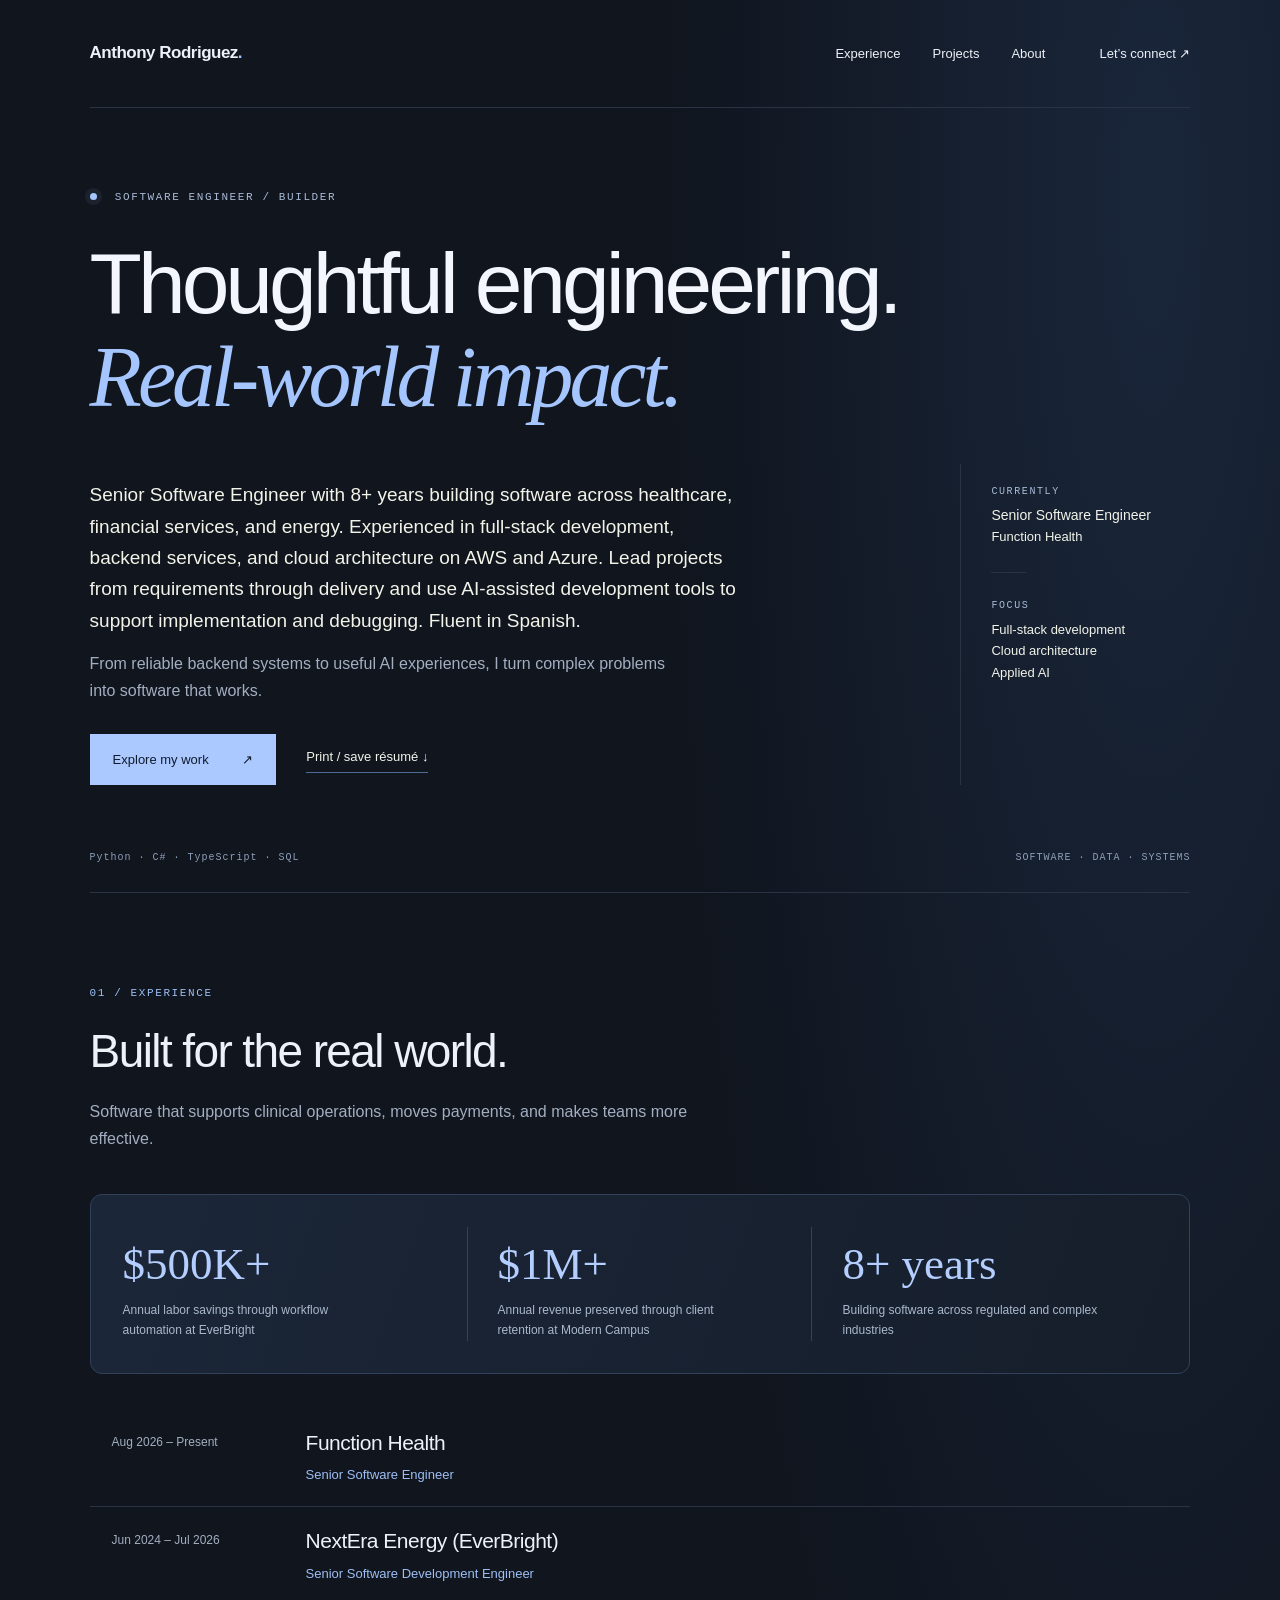
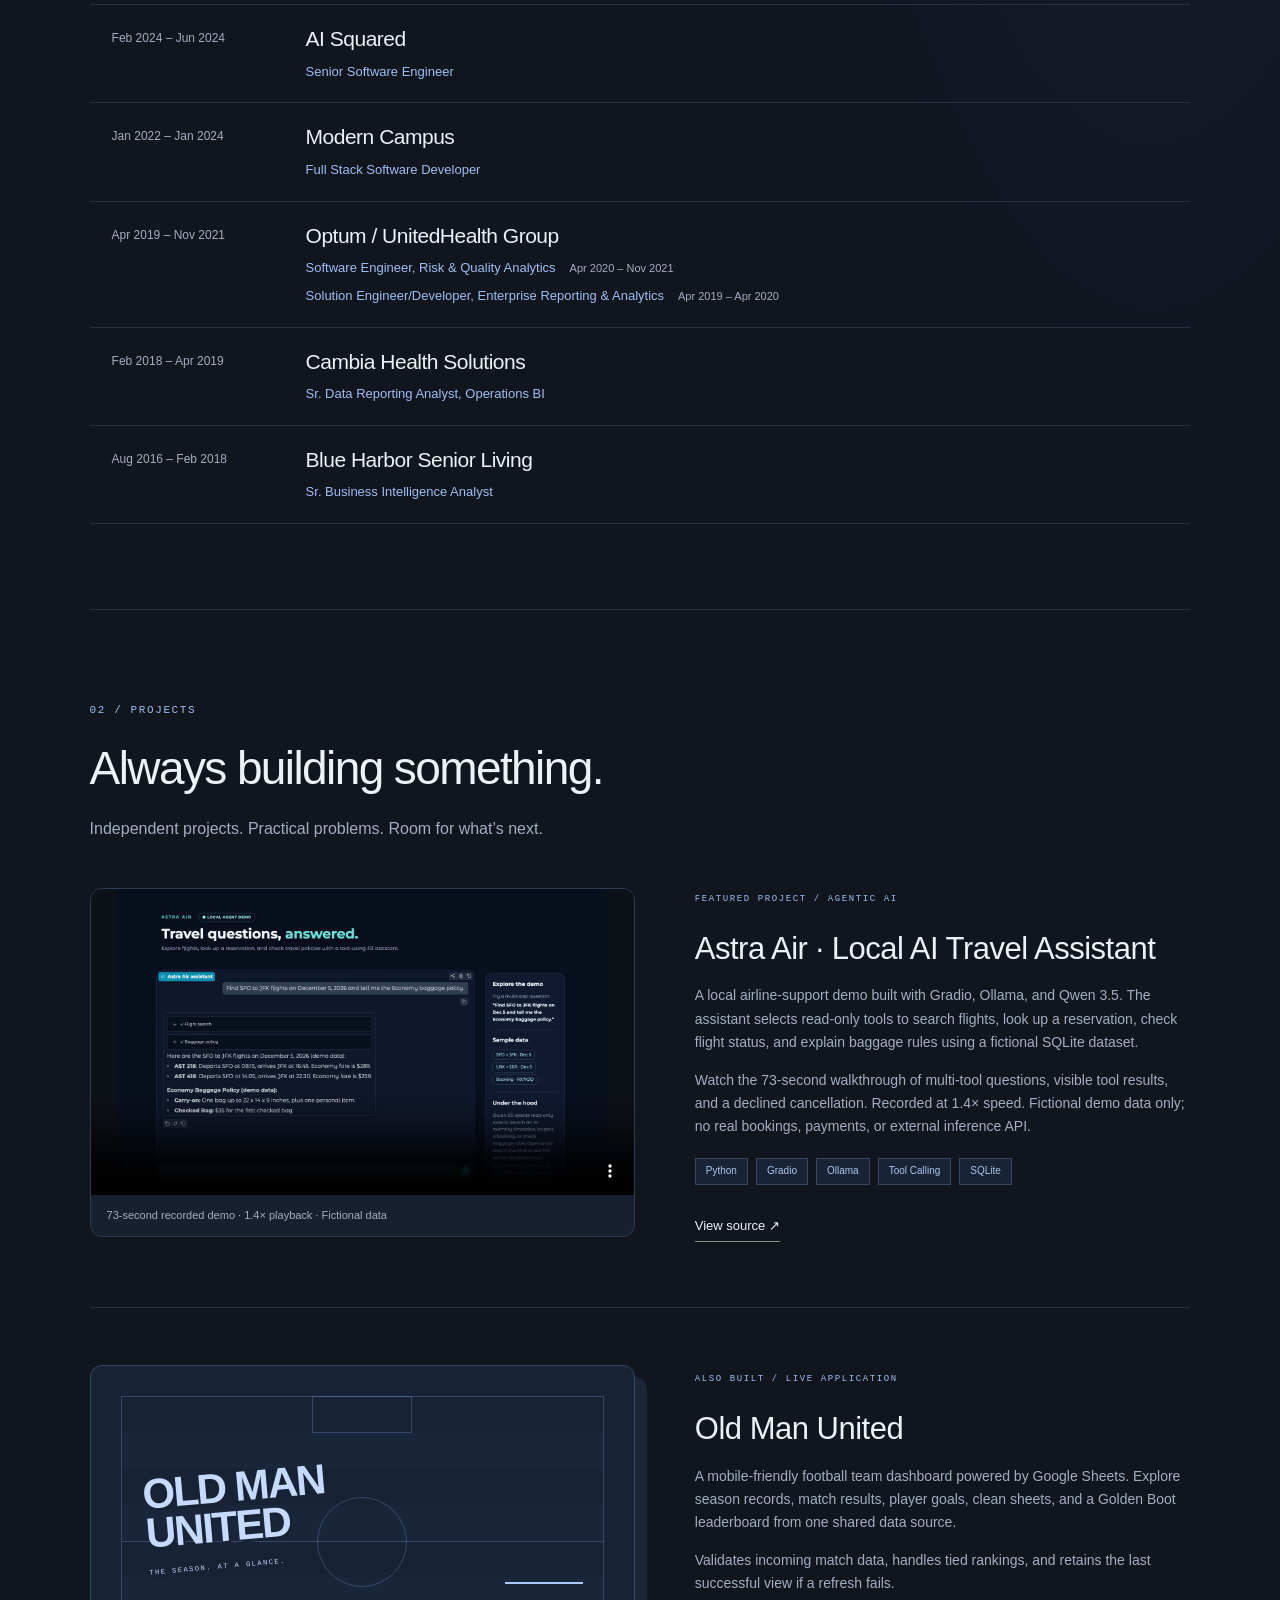
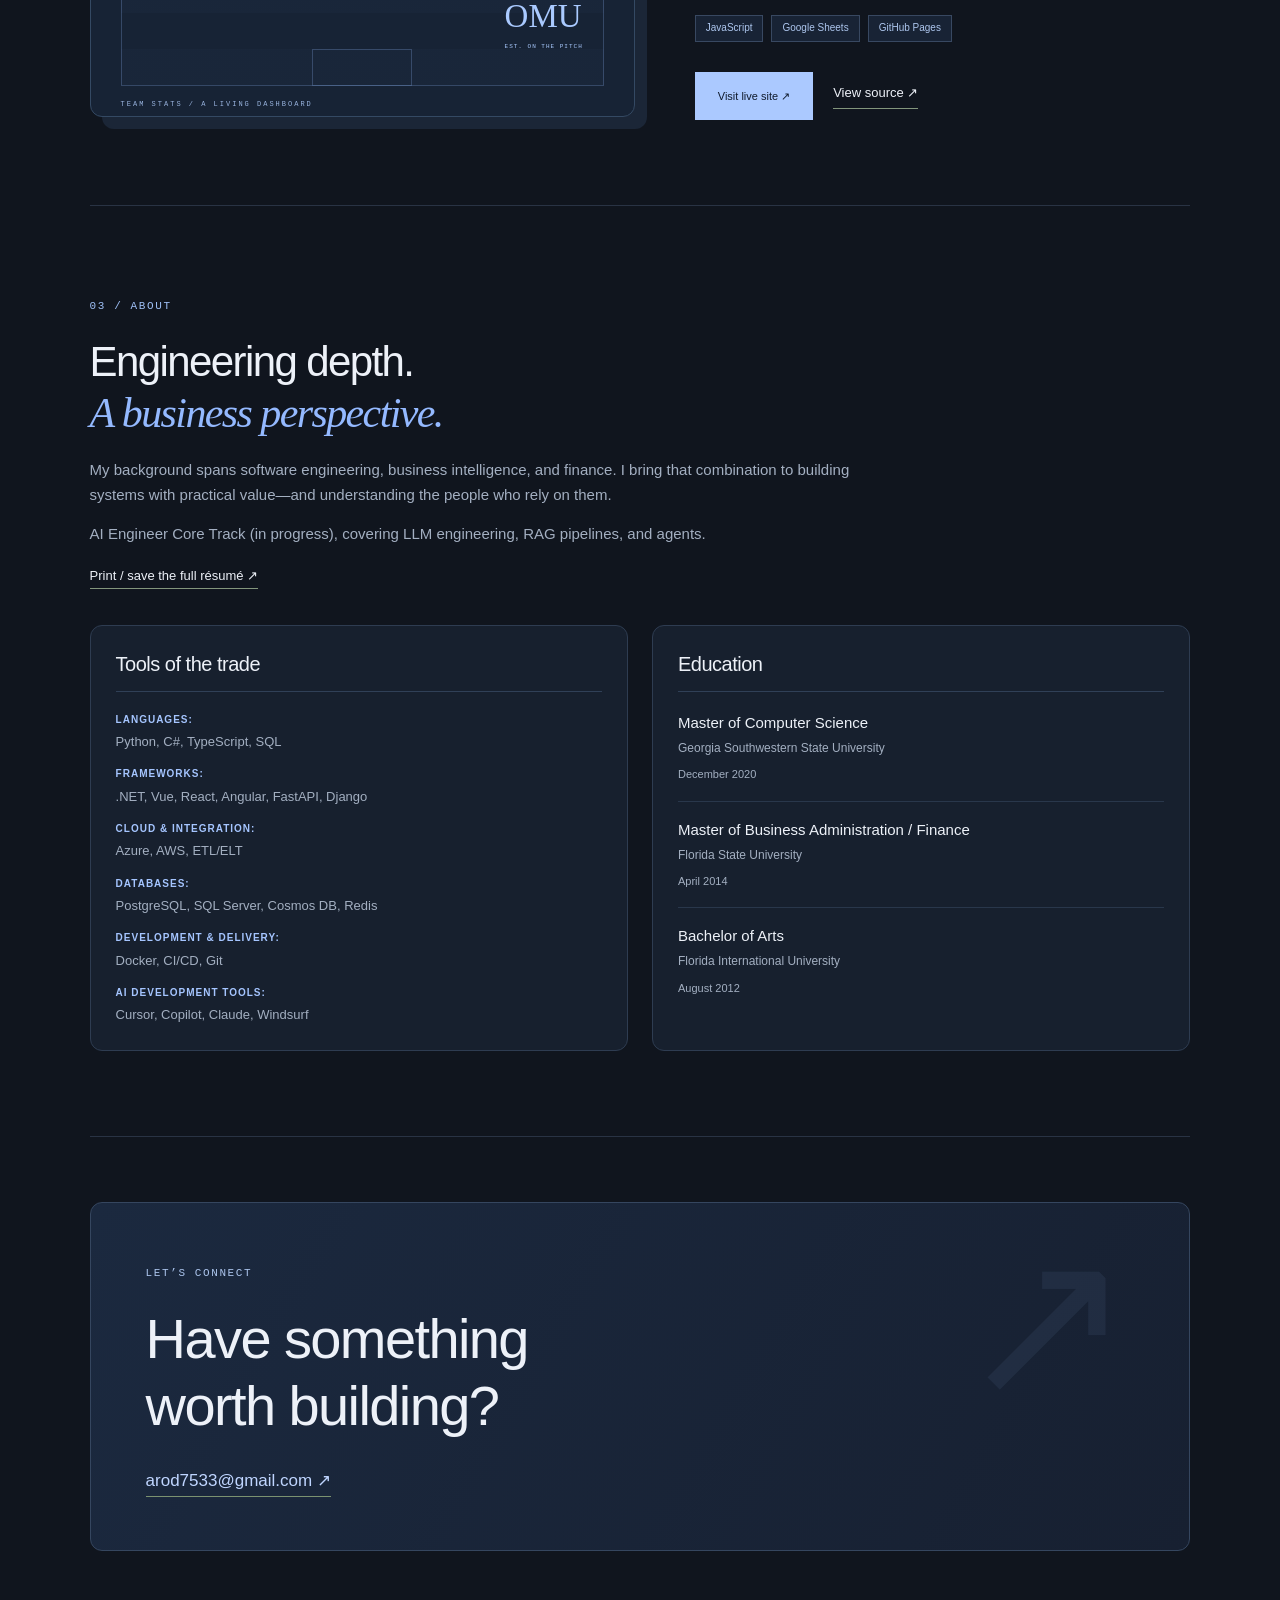
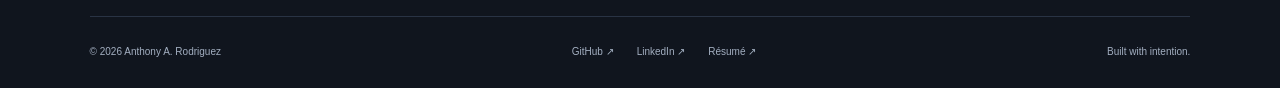
<file: index.html>
<!doctype html>
<html lang="en"><head><meta charset="utf-8"><meta name="viewport" content="width=device-width,initial-scale=1"><meta name="description" content="Anthony A. Rodriguez — Senior Software Engineer building full-stack applications, cloud services, and applied AI projects."><title>Anthony A. Rodriguez | Software Engineer</title><link rel="stylesheet" href="styles.css?v=fa7705a88fd3"></head><body><div class="hero-backdrop" aria-hidden="true"></div>
<a class="skip" href="#main">Skip to content</a><header><a class="brand" href="#">Anthony Rodriguez<span>.</span></a><nav aria-label="Main navigation"><a href="#work">Experience</a><a href="#projects">Projects</a><a href="#about">About</a><a class="nav-contact" href="mailto:arod7533@gmail.com">Let’s connect ↗</a></nav></header>
<main id="main"><section class="hero"><div class="eyebrow"><span class="dot"></span> SOFTWARE ENGINEER / BUILDER</div><h1>Thoughtful engineering.<br><em>Real-world impact.</em></h1><div class="hero-bottom"><div><p class="intro">Senior Software Engineer with 8+ years building software across healthcare, financial services, and energy. Experienced in full-stack development, backend services, and cloud architecture on AWS and Azure. Lead projects from requirements through delivery and use AI-assisted development tools to support implementation and debugging. Fluent in Spanish.</p><p class="subintro">From reliable backend systems to useful AI experiences, I turn complex problems into software that works.</p><div class="actions"><a class="button" href="#projects">Explore my work <span>↗</span></a><a class="text-link" href="resume.html">Print / save résumé ↓</a></div></div><aside class="hero-note"><span class="tiny">CURRENTLY</span><strong>Senior Software Engineer</strong><span>Function Health</span><div class="note-line"></div><span class="tiny">FOCUS</span><span>Full-stack development<br>Cloud architecture<br>Applied AI</span></aside></div><div class="hero-footer"><span>Python · C# · TypeScript · SQL</span><span>SOFTWARE · DATA · SYSTEMS</span></div></section>
<section id="work" class="section"><div class="section-heading"><span class="eyebrow">01 / EXPERIENCE</span><h2>Built for the real world.</h2><p>Software that supports clinical operations, moves payments, and makes teams more effective.</p></div><div class="impact"><div><strong>$500K+</strong><span>Annual labor savings through workflow automation at EverBright</span></div><div><strong>$1M+</strong><span>Annual revenue preserved through client retention at Modern Campus</span></div><div><strong>8+ years</strong><span>Building software across regulated and complex industries</span></div></div>
<div class="timeline"><article><div class="time">Aug 2026 – Present</div><div><h3>Function Health</h3><div class="position-row"><span class="position-title">Senior Software Engineer</span></div></div></article><article><div class="time">Jun 2024 – Jul 2026</div><div><h3>NextEra Energy (EverBright)</h3><div class="position-row"><span class="position-title">Senior Software Development Engineer</span></div></div></article><article><div class="time">Feb 2024 – Jun 2024</div><div><h3>AI Squared</h3><div class="position-row"><span class="position-title">Senior Software Engineer</span></div></div></article><article><div class="time">Jan 2022 – Jan 2024</div><div><h3>Modern Campus</h3><div class="position-row"><span class="position-title">Full Stack Software Developer</span></div></div></article><article><div class="time">Apr 2019 – Nov 2021</div><div><h3>Optum / UnitedHealth Group</h3><div class="position-row"><span class="position-title">Software Engineer, Risk &amp; Quality Analytics</span> <span class="position-dates">Apr 2020 – Nov 2021</span></div><div class="position-row"><span class="position-title">Solution Engineer/Developer, Enterprise Reporting &amp; Analytics</span> <span class="position-dates">Apr 2019 – Apr 2020</span></div></div></article><article><div class="time">Feb 2018 – Apr 2019</div><div><h3>Cambia Health Solutions</h3><div class="position-row"><span class="position-title">Sr. Data Reporting Analyst, Operations BI</span></div></div></article><article><div class="time">Aug 2016 – Feb 2018</div><div><h3>Blue Harbor Senior Living</h3><div class="position-row"><span class="position-title">Sr. Business Intelligence Analyst</span></div></div></article></div></section>
<section id="projects" class="section projects"><div class="section-heading"><span class="eyebrow">02 / PROJECTS</span><h2>Always building something.</h2><p>Independent projects. Practical problems. Room for what’s next.</p></div><div id="project-list"><p>Loading featured project…</p></div><noscript><p><a href="https://github.com/arod7533/GradioChatBot">Astra Air — source code</a> · <a href="assets/chatbot/astra-demo-428f142.mp4">Watch the chatbot demo</a></p><p><a href="https://arod7533.github.io/old-man-utd-stats/">Old Man United — live dashboard</a></p></noscript></section>
<section id="about" class="section about"><div><span class="eyebrow">03 / ABOUT</span><h2>Engineering depth.<br><em>A business perspective.</em></h2><p>My background spans software engineering, business intelligence, and finance. I bring that combination to building systems with practical value—and understanding the people who rely on them.</p><p>AI Engineer Core Track (in progress), covering LLM engineering, RAG pipelines, and agents.</p><a class="text-link" href="resume.html">Print / save the full résumé ↗</a></div><div class="about-right"><section class="about-panel skills-panel" aria-labelledby="skills-title"><h3 id="skills-title">Tools of the trade</h3><p><strong>Languages:</strong> Python, C#, TypeScript, SQL</p><p><strong>Frameworks:</strong> .NET, Vue, React, Angular, FastAPI, Django</p><p><strong>Cloud &amp; Integration:</strong> Azure, AWS, ETL/ELT</p><p><strong>Databases:</strong> PostgreSQL, SQL Server, Cosmos DB, Redis</p><p><strong>Development &amp; Delivery:</strong> Docker, CI/CD, Git</p><p><strong>AI Development Tools:</strong> Cursor, Copilot, Claude, Windsurf</p></section><section class="about-panel education-panel" aria-labelledby="education-title"><h3 id="education-title">Education</h3><div class="education-item"><h4>Master of Computer Science</h4><p>Georgia Southwestern State University</p><time>December 2020</time></div><div class="education-item"><h4>Master of Business Administration / Finance</h4><p>Florida State University</p><time>April 2014</time></div><div class="education-item"><h4>Bachelor of Arts</h4><p>Florida International University</p><time>August 2012</time></div></section></div></section>
<section class="contact"><span class="eyebrow">LET’S CONNECT</span><h2>Have something<br>worth building?</h2><a href="mailto:arod7533@gmail.com">arod7533@gmail.com ↗</a></section></main><footer><span>© <span id="year">2026</span> Anthony A. Rodriguez</span><div><a href="https://github.com/arod7533">GitHub ↗</a><a href="https://linkedin.com/in/arod7533">LinkedIn ↗</a><a href="resume.html">Résumé ↗</a></div><span>Built with intention.</span></footer><script src="site.js?v=cb84ac966016" defer></script></body></html>
</file>
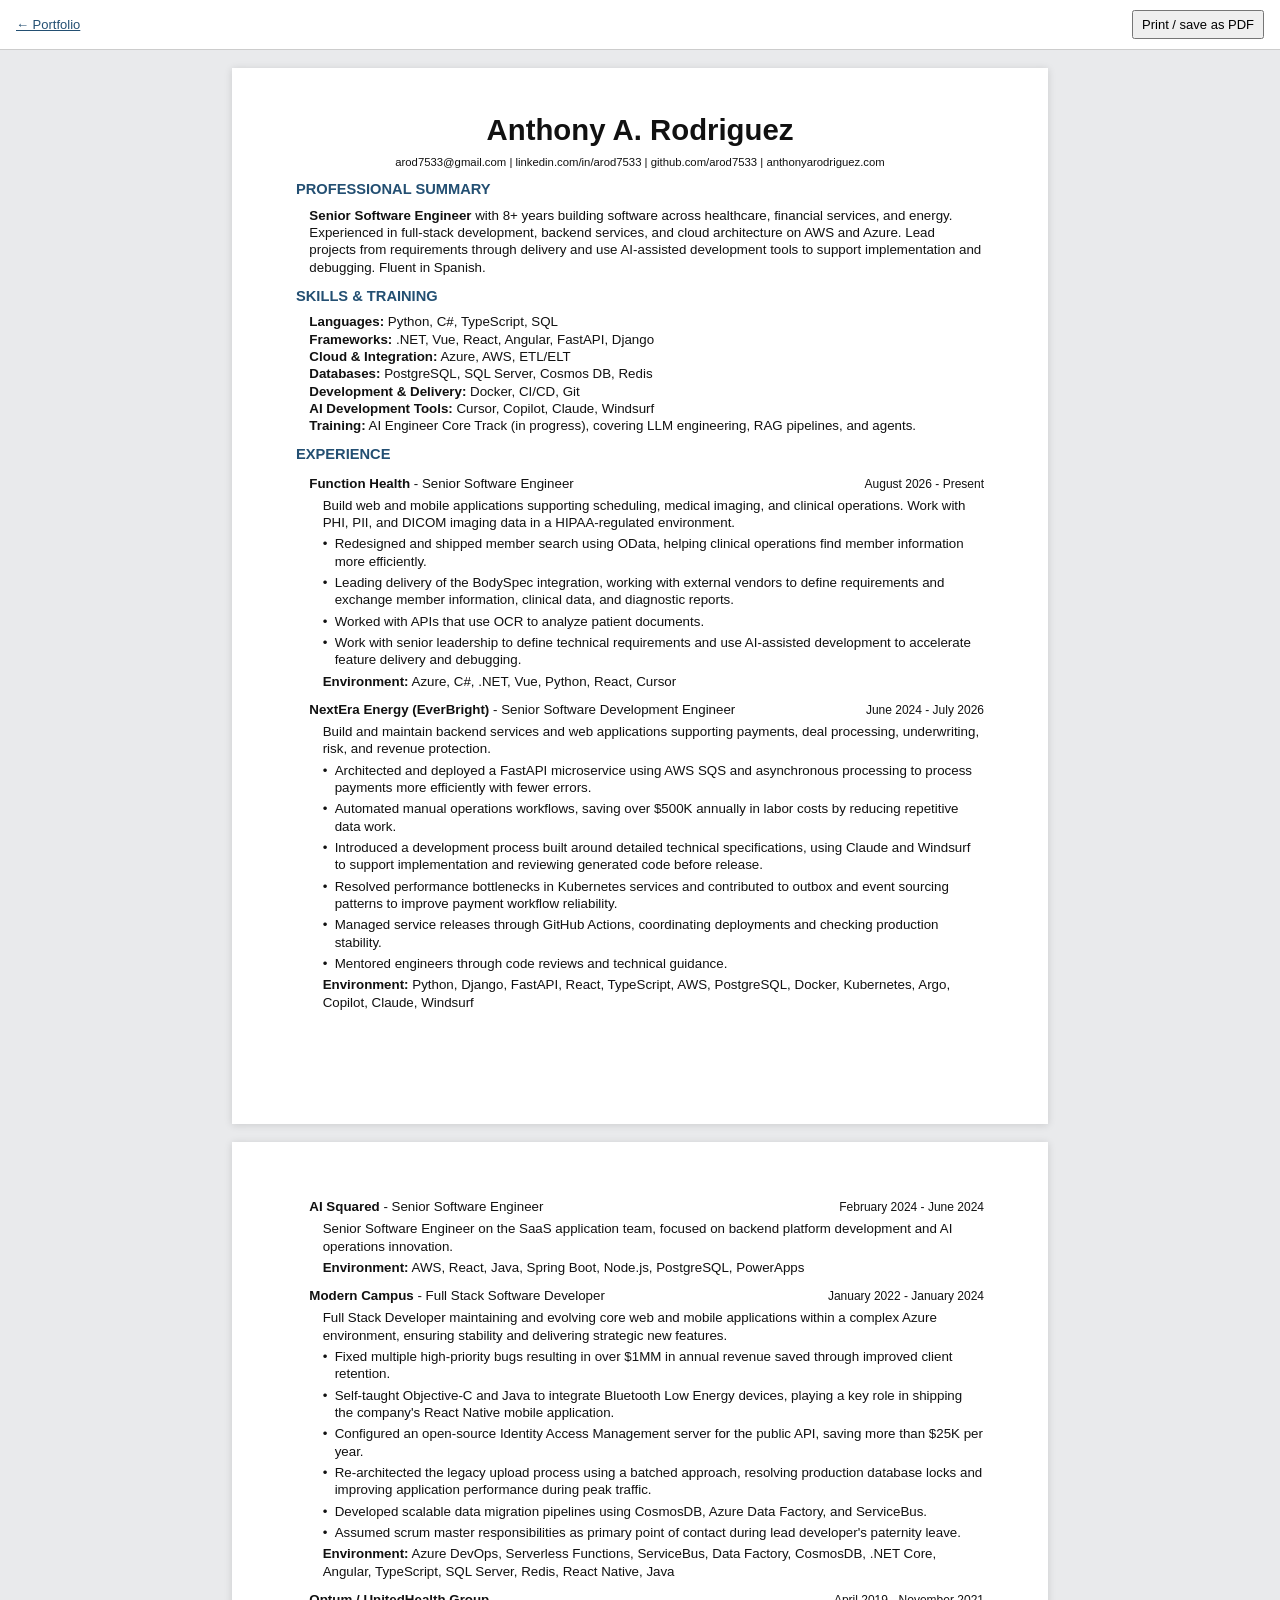
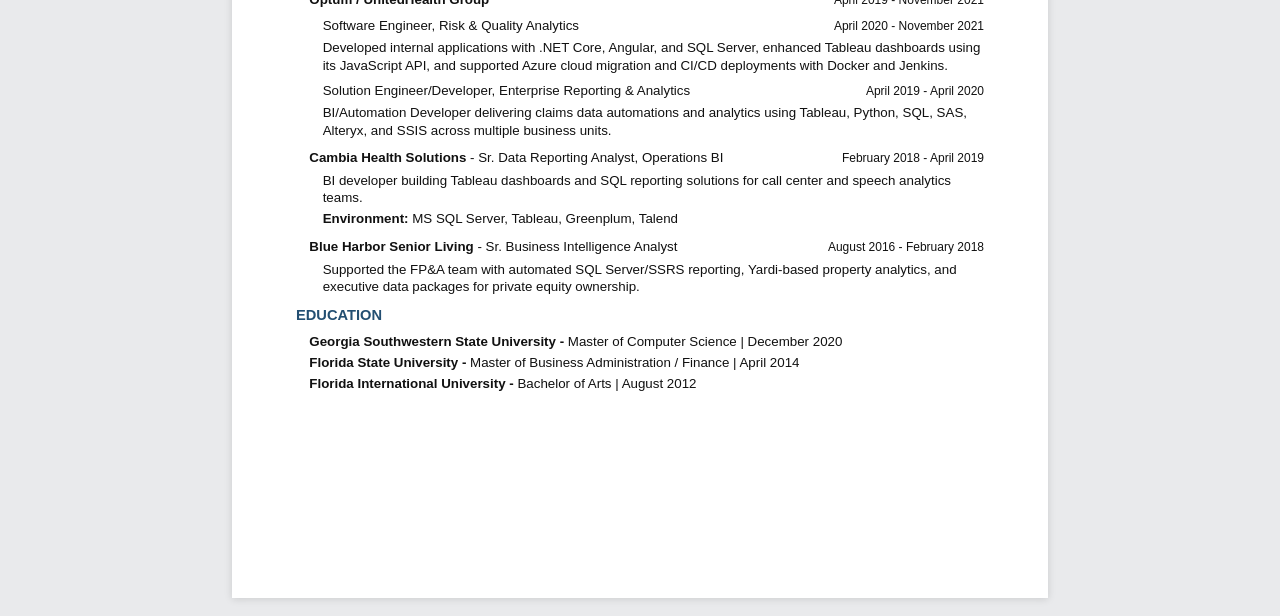
<file: resume.html>
<!doctype html><html lang="en"><head><meta charset="utf-8"><meta name="viewport" content="width=device-width,initial-scale=1"><title>Anthony A. Rodriguez — Résumé</title><link rel="stylesheet" href="resume.css"></head><body><nav class="toolbar"><a href="index.html">← Portfolio</a><button onclick="window.print()">Print / save as PDF</button></nav><main class="pages"><article class="page"><h1>Anthony A. Rodriguez</h1><div class="contact"><a href="mailto:arod7533@gmail.com">arod7533@gmail.com</a> <span aria-hidden="true"> | </span> <a href="https://linkedin.com/in/arod7533">linkedin.com/in/arod7533</a> <span aria-hidden="true"> | </span> <a href="https://github.com/arod7533">github.com/arod7533</a> <span aria-hidden="true"> | </span> <a href="https://anthonyarodriguez.com">anthonyarodriguez.com</a></div><h2><strong>PROFESSIONAL SUMMARY</strong></h2><p class="body"><strong>Senior Software Engineer</strong> with 8+ years building software across healthcare, financial services, and energy. Experienced in full-stack development, backend services, and cloud architecture on AWS and Azure. Lead projects from requirements through delivery and use AI-assisted development tools to support implementation and debugging. Fluent in Spanish.</p><h2><strong>SKILLS &amp; TRAINING</strong></h2><p class="skill"><strong>Languages:</strong> Python, C#, TypeScript, SQL</p><p class="skill"><strong>Frameworks:</strong> .NET, Vue, React, Angular, FastAPI, Django</p><p class="skill"><strong>Cloud &amp; Integration:</strong> Azure, AWS, ETL/ELT</p><p class="skill"><strong>Databases:</strong> PostgreSQL, SQL Server, Cosmos DB, Redis</p><p class="skill"><strong>Development &amp; Delivery:</strong> Docker, CI/CD, Git</p><p class="skill"><strong>AI Development Tools:</strong> Cursor, Copilot, Claude, Windsurf</p><p class="skill"><strong>Training:</strong> AI Engineer Core Track (in progress), covering LLM engineering, RAG pipelines, and agents.</p><h2><strong>EXPERIENCE</strong></h2><header class="job"><div><strong>Function Health</strong> - Senior Software Engineer</div><time>August 2026 - Present</time></header><p class="detail">Build web and mobile applications supporting scheduling, medical imaging, and clinical operations. Work with PHI, PII, and DICOM imaging data in a HIPAA-regulated environment.</p><div class="bullet"><span>•</span><div>Redesigned and shipped member search using OData, helping clinical operations find member information more efficiently.</div></div><div class="bullet"><span>•</span><div>Leading delivery of the BodySpec integration, working with external vendors to define requirements and exchange member information, clinical data, and diagnostic reports.</div></div><div class="bullet"><span>•</span><div>Worked with APIs that use OCR to analyze patient documents.</div></div><div class="bullet"><span>•</span><div>Work with senior leadership to define technical requirements and use AI-assisted development to accelerate feature delivery and debugging.</div></div><p class="detail"><strong>Environment:</strong> Azure, C#, .NET, Vue, Python, React, Cursor</p><header class="job"><div><strong>NextEra Energy (EverBright)</strong> - Senior Software Development Engineer</div><time>June 2024 - July 2026</time></header><p class="detail">Build and maintain backend services and web applications supporting payments, deal processing, underwriting, risk, and revenue protection.</p><div class="bullet"><span>•</span><div>Architected and deployed a FastAPI microservice using AWS SQS and asynchronous processing to process payments more efficiently with fewer errors.</div></div><div class="bullet"><span>•</span><div>Automated manual operations workflows, saving over $500K annually in labor costs by reducing repetitive data work.</div></div><div class="bullet"><span>•</span><div>Introduced a development process built around detailed technical specifications, using Claude and Windsurf to support implementation and reviewing generated code before release.</div></div><div class="bullet"><span>•</span><div>Resolved performance bottlenecks in Kubernetes services and contributed to outbox and event sourcing patterns to improve payment workflow reliability.</div></div><div class="bullet"><span>•</span><div>Managed service releases through GitHub Actions, coordinating deployments and checking production stability.</div></div><div class="bullet"><span>•</span><div>Mentored engineers through code reviews and technical guidance.</div></div><p class="detail"><strong>Environment:</strong> Python, Django, FastAPI, React, TypeScript, AWS, PostgreSQL, Docker, Kubernetes, Argo, Copilot, Claude, Windsurf</p></article><article class="page"><header class="job"><div><strong>AI Squared</strong> - Senior Software Engineer</div><time>February 2024 - June 2024</time></header><p class="detail">Senior Software Engineer on the SaaS application team, focused on backend platform development and AI operations innovation.</p><p class="detail"><strong>Environment:</strong> AWS, React, Java, Spring Boot, Node.js, PostgreSQL, PowerApps</p><header class="job"><div><strong>Modern Campus</strong> - Full Stack Software Developer</div><time>January 2022 - January 2024</time></header><p class="detail">Full Stack Developer maintaining and evolving core web and mobile applications within a complex Azure environment, ensuring stability and delivering strategic new features.</p><div class="bullet"><span>•</span><div>Fixed multiple high-priority bugs resulting in over $1MM in annual revenue saved through improved client retention.</div></div><div class="bullet"><span>•</span><div>Self-taught Objective-C and Java to integrate Bluetooth Low Energy devices, playing a key role in shipping the company&#x27;s React Native mobile application.</div></div><div class="bullet"><span>•</span><div>Configured an open-source Identity Access Management server for the public API, saving more than $25K per year.</div></div><div class="bullet"><span>•</span><div>Re-architected the legacy upload process using a batched approach, resolving production database locks and improving application performance during peak traffic.</div></div><div class="bullet"><span>•</span><div>Developed scalable data migration pipelines using CosmosDB, Azure Data Factory, and ServiceBus.</div></div><div class="bullet"><span>•</span><div>Assumed scrum master responsibilities as primary point of contact during lead developer&#x27;s paternity leave.</div></div><p class="detail"><strong>Environment:</strong> Azure DevOps, Serverless Functions, ServiceBus, Data Factory, CosmosDB, .NET Core, Angular, TypeScript, SQL Server, Redis, React Native, Java</p><header class="job"><div><strong>Optum / UnitedHealth Group</strong></div><time>April 2019 - November 2021</time></header><div class="position"><span>Software Engineer, Risk &amp; Quality Analytics</span><time>April 2020 - November 2021</time></div><p class="detail">Developed internal applications with .NET Core, Angular, and SQL Server, enhanced Tableau dashboards using its JavaScript API, and supported Azure cloud migration and CI/CD deployments with Docker and Jenkins.</p><div class="position"><span>Solution Engineer/Developer, Enterprise Reporting &amp; Analytics</span><time>April 2019 - April 2020</time></div><p class="detail">BI/Automation Developer delivering claims data automations and analytics using Tableau, Python, SQL, SAS, Alteryx, and SSIS across multiple business units.</p><header class="job"><div><strong>Cambia Health Solutions</strong> - Sr. Data Reporting Analyst, Operations BI</div><time>February 2018 - April 2019</time></header><p class="detail">BI developer building Tableau dashboards and SQL reporting solutions for call center and speech analytics teams.</p><p class="detail"><strong>Environment:</strong> MS SQL Server, Tableau, Greenplum, Talend</p><header class="job"><div><strong>Blue Harbor Senior Living</strong> - Sr. Business Intelligence Analyst</div><time>August 2016 - February 2018</time></header><p class="detail">Supported the FP&amp;A team with automated SQL Server/SSRS reporting, Yardi-based property analytics, and executive data packages for private equity ownership.</p><h2><strong>EDUCATION</strong></h2><p class="body"><strong>Georgia Southwestern State University -</strong> Master of Computer Science | December 2020</p><p class="body"><strong>Florida State University -</strong> Master of Business Administration / Finance | April 2014</p><p class="body"><strong>Florida International University -</strong> Bachelor of Arts | August 2012</p></article></main><script>function fit(){document.querySelectorAll('.page').forEach(p=>p.style.zoom=Math.min(1,(innerWidth-24)/816))}addEventListener('resize',fit);fit();addEventListener('beforeprint',()=>document.querySelectorAll('.page').forEach(p=>p.style.zoom=1));addEventListener('afterprint',fit);</script></body></html>
</file>
<file: styles.css>
:root{--paper:#f7f6f2;--ink:#202824;--muted:#626c64;--green:#335d48;--line:#d9ddd5}*{box-sizing:border-box}html{scroll-behavior:smooth;scroll-padding-top:30px}body{margin:0;background:var(--paper);color:var(--ink);font-family:Arial,Helvetica,sans-serif;line-height:1.65}a{color:inherit;text-decoration:none}a:hover{text-decoration:underline;text-underline-offset:5px}a:focus-visible,summary:focus-visible{outline:3px solid #8aab65;outline-offset:5px}.skip{position:absolute;top:-80px;background:white;padding:10px}.skip:focus{top:0;z-index:10}header,main,footer{max-width:1200px;margin:auto}header{height:108px;display:flex;align-items:center;justify-content:space-between;border-bottom:1px solid var(--line)}.brand{font-size:30px;font-weight:800;letter-spacing:-2px}.brand span{color:#788f57}nav{display:flex;gap:32px;font-size:13px}nav .nav-contact{margin-left:22px}.hero{padding:80px 0 0}.eyebrow,.tiny,.time{font-family:monospace;font-size:11px;letter-spacing:1.6px}.eyebrow{color:var(--green)}.dot{display:inline-block;width:7px;height:7px;background:#6b8d53;border-radius:50%;margin-right:10px}h1{font-size:clamp(48px,6.6vw,84px);line-height:1.08;letter-spacing:-4px;font-weight:500;margin:31px 0 40px}em{font-family:Georgia,'Times New Roman',serif;font-weight:400;color:var(--green)}.hero-bottom{display:grid;grid-template-columns:1fr 290px;gap:160px}.intro{font-size:20px;line-height:1.65;max-width:650px}.subintro{font-size:16px;color:var(--muted);max-width:590px}.actions{display:flex;align-items:center;gap:30px;margin-top:30px}.button{background:var(--green);color:white;padding:15px 23px;font-size:13px}.button span{margin-left:30px}.text-link{font-size:13px;border-bottom:1px solid #82957c;padding-bottom:5px}.hero-note{border-left:1px solid var(--line);padding-left:28px;padding-top:15px;font-size:13px;display:flex;align-items:flex-start;flex-direction:column}.tiny{font-size:10px;color:var(--muted);margin-bottom:9px}.hero-note strong{font-size:14px;font-weight:500}.note-line{width:35px;height:1px;background:var(--line);margin:24px 0}.hero-footer{display:flex;justify-content:space-between;color:var(--muted);font-family:monospace;font-size:10px;letter-spacing:1px;border-bottom:1px solid var(--line);margin-top:68px;padding-bottom:25px}.section{padding:85px 0;border-bottom:1px solid var(--line)}.section-heading{max-width:650px}h2{font-size:42px;line-height:1.2;letter-spacing:-1.6px;font-weight:500;margin:20px 0}p{margin:15px 0}.section-heading p,.about p{color:var(--muted)}.impact{display:grid;grid-template-columns:repeat(3,1fr);margin:42px 0 35px;background:#ecefe7;padding:30px}.impact>div{padding:0 30px;border-right:1px solid #cfd7c9}.impact>div:first-child{padding-left:0}.impact>div:last-child{border:0}.impact strong{font-family:Georgia,serif;font-size:39px;font-weight:400;color:var(--green);display:block}.impact span{display:block;max-width:255px;font-size:12px;color:var(--muted)}.timeline article{display:grid;grid-template-columns:220px 1fr;gap:36px;padding:35px 0;border-bottom:1px solid var(--line)}.time{padding-top:7px;color:var(--muted);font-size:10px}h3{font-size:23px;font-weight:500;letter-spacing:-.5px;line-height:1.3;margin:0 0 8px}.role{color:var(--green);font-size:13px;margin-top:5px}.timeline p:not(.role),li{font-size:14px;color:var(--muted)}ul{padding-left:18px}.tags{display:flex;flex-wrap:wrap;gap:8px;margin-top:20px}.tags span{font-size:10px;border:1px solid #d4dcd0;padding:4px 10px;color:var(--green)}summary{cursor:pointer;display:flex;justify-content:space-between;padding:25px 0;font-size:14px}summary span{font-family:monospace;color:var(--muted);font-size:11px}.earlier{padding:15px 0 10px 256px}.earlier h3{font-size:19px;margin-top:20px}.project{display:grid;grid-template-columns:1.1fr 1fr;gap:55px;margin-top:40px;align-items:center}.project-art{background:#e5e9df;padding:54px 35px}.chat-window{background:#253b31;box-shadow:0 15px 25px #263f3022;color:#eff3e8;padding:22px;border:1px solid #45604b}.window-top{display:flex;gap:5px;align-items:center}.window-top i{width:5px;height:5px;background:#829980;border-radius:50%}.window-top span{margin-left:auto;font-family:monospace;font-size:8px;letter-spacing:2px;color:#a3b69b}.chat-title{font-family:Georgia,serif;font-size:26px;line-height:1.3;margin:35px 0 25px;max-width:220px}.chat-title span{color:#c3db95}.chat-lines b{display:block;width:85%;height:5px;background:#4c6254;margin:10px 0}.chat-lines b:nth-child(2){width:70%}.chat-lines b:nth-child(3){width:45%}.chat-input{margin-top:32px;padding:12px;background:#344a3d;color:#adbdad;font-size:10px;display:flex;justify-content:space-between}.project-info .eyebrow{font-size:9px}.project-info h3{font-size:31px;margin-top:20px}.project-info p{font-size:14px;color:var(--muted)}.project-status{font-size:11px!important;margin-top:26px!important}.about{display:grid;grid-template-columns:1fr 1fr;gap:100px}.about p{font-size:15px}.about-right{padding-top:30px}.about-right h3{font-size:17px}.about-right>p{line-height:2.1;margin-bottom:32px}.education{display:flex;flex-direction:column;font-size:13px}.education strong{font-weight:500;margin-top:13px}.education span{font-size:11px;color:var(--muted)}.contact{background:#e8ede2;padding:55px;margin-top:65px;margin-bottom:65px}.contact h2{font-size:56px;margin-bottom:28px}.contact>a{font-size:17px;border-bottom:1px solid #7b9270;padding-bottom:6px}footer{border-top:1px solid var(--line);padding:27px 0;display:flex;justify-content:space-between;font-size:10px;color:var(--muted)}footer div{display:flex;gap:23px}@media(min-width:1500px){header,main,footer{max-width:1200px}}@media(max-width:1300px){header,main,footer{margin-left:7%;margin-right:7%}.hero-bottom{gap:60px}}@media(max-width:700px){header{height:85px}nav{gap:16px;font-size:11px}nav .nav-contact{display:none}.hero{padding-top:48px}h1{font-size:49px;letter-spacing:-2.5px}.hero-bottom{grid-template-columns:1fr;gap:32px}.intro{font-size:18px}.hero-note{display:none}.hero-footer{margin-top:45px}.hero-footer span:last-child{display:none}.section{padding:55px 0}h2{font-size:33px}.impact{padding:20px;gap:20px;grid-template-columns:1fr}.impact>div{padding:0;border:0}.impact span{max-width:none}.impact strong{font-size:34px}.timeline article{grid-template-columns:1fr;gap:12px}.earlier{padding-left:0}.project,.about{grid-template-columns:1fr;gap:30px}.project-art{padding:35px 25px}.about-right{padding-top:0}.contact{padding:30px;margin:40px 0}.contact h2{font-size:42px}.contact>a{font-size:14px}footer{flex-wrap:wrap;gap:18px}footer>span:last-child{display:none}}@media(prefers-reduced-motion:reduce){html{scroll-behavior:auto}}
/* Visual layer: evergreen, warm paper, and restrained chartreuse accents. */
:root{--accent:#d6ed9b}body{position:relative}.hero-backdrop{position:absolute;z-index:-1;inset:0 0 auto;height:860px;background:radial-gradient(ellipse at 85% 35%,#385742 0,transparent 48%),linear-gradient(135deg,#182e26,#213c30);overflow:hidden}.hero-backdrop:after{content:'';position:absolute;inset:0;background-image:linear-gradient(#d6ed9b07 1px,transparent 1px),linear-gradient(90deg,#d6ed9b07 1px,transparent 1px);background-size:66px 66px;mask-image:linear-gradient(to right,transparent,#000)}header{color:#e9efe6;border-color:#ffffff24}.brand span{color:var(--accent)}nav a{transition:color .2s}nav a:hover{color:var(--accent);text-decoration:none}.hero{color:#f2f4e9;min-height:752px;position:relative}.hero h1{font-size:clamp(50px,6.7vw,87px);letter-spacing:-4px}.hero em{color:#d6ed9b}.hero .eyebrow,.hero .tiny{color:#bac9b5}.hero .dot{background:var(--accent);box-shadow:0 0 0 5px #d6ed9b12}.hero .intro{font-size:20px}.hero .subintro{color:#b4c2b5}.hero .button{background:var(--accent);color:#203a2b}.hero .text-link{border-color:#6f8a72}.hero-footer{color:#a9bba9;border-color:#ffffff24;margin-top:55px}.hero-note{border:0;padding-left:0;padding-top:0;position:relative}.hero-note .note-line{background:#638064}.orbit-art{position:relative;width:210px;height:170px;margin:-5px 0 22px}.orbit-ring{position:absolute;width:170px;height:170px;border:1px solid #91af7f66;border-radius:50%;left:20px}.ring-two{transform:rotate(-32deg) scaleX(.48);border-color:#b8d49b88}.orbit-art:after{content:'';position:absolute;top:84px;left:0;width:210px;height:1px;background:#91af7f44}.orbit-core{position:absolute;top:42px;left:72px;font-size:43px;font-weight:bold;letter-spacing:-3px;color:#d6ed9b}.orbit-core span{display:block;font:7px monospace;letter-spacing:1.3px;color:#c1cbb8;margin-left:-22px}.orbit-point{position:absolute;width:8px;height:8px;border-radius:50%;background:var(--accent);top:37px;right:26px;box-shadow:0 0 20px #d6ed9b77}.hero-note .tiny{margin-bottom:4px}.hero-note .note-line{margin:15px 0}.button{transition:transform .2s,box-shadow .2s,background .2s}.button:hover{transform:translateY(-3px);box-shadow:0 8px 20px #152c2522;text-decoration:none}.section-heading h2{font-size:46px}.impact{border-top:2px solid #64805b;background:linear-gradient(115deg,#e8eddf,#f0f2e9)}.impact strong{font-size:45px}.timeline article{transition:background .2s}.timeline article:hover{background:#e7ece14a}.project{gap:60px}.football-art{background:#243a2b;padding:30px;position:relative;min-height:350px;box-shadow:15px 15px 0 #e8eddf;overflow:hidden}.pitch{position:relative;border:1px solid #a0b98a55;height:290px;background:repeating-linear-gradient(0deg,#a0b98a06 0px,#a0b98a06 36px,transparent 36px,transparent 72px)}.pitch:after{content:'';position:absolute;top:50%;left:0;right:0;height:1px;background:#a0b98a55}.pitch-circle{position:absolute;width:90px;height:90px;border:1px solid #a0b98a55;border-radius:50%;top:100px;left:calc(50% - 45px)}.pitch-box{position:absolute;width:100px;height:37px;border:1px solid #a0b98a55;left:calc(50% - 50px)}.box-top{top:-1px}.box-bottom{bottom:-1px}.pitch-name{position:absolute;top:70px;left:23px;font-size:42px;line-height:.94;font-weight:800;letter-spacing:-2px;color:#e3efb6;z-index:1;transform:rotate(-5deg);text-shadow:2px 3px #243a2b}.pitch-name>span{display:block;font:7px monospace;letter-spacing:1.5px;margin-top:15px}.pitch-badge{position:absolute;right:20px;bottom:35px;border-top:2px solid #d6ed9b;color:#d6ed9b;font-family:Georgia,serif;font-size:33px;padding-top:5px}.pitch-badge span{font:6px monospace;letter-spacing:1px;display:block}.art-caption{position:absolute;bottom:8px;left:30px;color:#abc19b;font:7px monospace;letter-spacing:2px}.project-info .actions{gap:20px;flex-wrap:wrap}.project-info .button{font-size:11px}.contact{position:relative;background:#213b2e;color:#f2f4e9;overflow:hidden}.contact:after{content:'↗';position:absolute;right:55px;top:15px;font-size:210px;line-height:1;color:#d6ed9b22;pointer-events:none}.contact .eyebrow{color:#c6d9ac}.contact>a{color:#d6ed9b;position:relative;z-index:1}.reveal{opacity:0;transform:translateY(18px);transition:opacity .6s,transform .6s}.reveal.in-view{opacity:1;transform:translateY(0)}@media(max-width:1300px){.hero-backdrop{height:900px}.hero{min-height:792px}.hero-bottom{gap:40px;grid-template-columns:1fr 230px}}@media(max-width:900px) and (min-width:701px){.hero-backdrop{height:960px}.hero{min-height:852px}.hero-bottom{grid-template-columns:1fr 190px;gap:25px}.orbit-art{transform:scale(.85);transform-origin:left center}.hero h1{letter-spacing:-3px}}@media(max-width:700px){.hero-backdrop{height:785px}.hero{min-height:700px;padding-bottom:30px}.hero h1{font-size:51px;letter-spacing:-2.8px}.hero-bottom{grid-template-columns:1fr}.hero-footer{margin-top:45px}.hero .intro{font-size:18px}.section-heading h2{font-size:35px}.football-art{min-height:330px;padding:25px}.pitch{height:270px}.contact:after{right:20px;font-size:150px;top:35px}.project{gap:35px}}@media(prefers-reduced-motion:reduce){.reveal{opacity:1;transform:none;transition:none}.button{transition:none}.button:hover{transform:none}}
/* Unified midnight theme: subtle surfaces instead of abrupt section transitions. */
:root{--paper:#10151e;--ink:#edf1f8;--muted:#a3afc1;--green:#94b9ff;--line:#293344;--accent:#a5c5ff}body{background:radial-gradient(ellipse at 90% 4%,#21345288,transparent 30%),#10151e;color:var(--ink)}.hero-backdrop{display:none}header{color:var(--ink);border-color:var(--line)}.brand{font-size:17px;letter-spacing:-.5px;font-weight:600}.brand span{color:var(--accent)}.hero{min-height:auto;padding-bottom:0}.hero h1{color:#f3f6fd}.hero em{color:#a5c5ff}.hero .eyebrow,.hero .tiny{color:#a9bbd7}.hero .dot{background:#a5c5ff;box-shadow:0 0 0 5px #a5c5ff12}.hero .intro{font-size:19px}.hero .subintro{color:var(--muted)}.hero .button,.button{background:#abc9ff;color:#101b2d}.hero .text-link{border-color:#506b93}.hero-note{padding-top:20px;border-left:1px solid var(--line);padding-left:30px}.hero-note .note-line{background:var(--line);margin:25px 0}.hero-footer{color:#8e9fb8;border-color:var(--line);margin-top:65px}.section{border-color:var(--line)}.section-heading .eyebrow,.eyebrow,.role{color:#9ebff5}.impact{background:linear-gradient(110deg,#1b2638,#161e2b);border:1px solid #31415a;border-radius:12px;padding:32px}.impact>div{border-color:#344257}.impact strong{color:#b3ceff}.impact span{color:#aab8cc}.timeline article:hover{background:#1a243340}.timeline article p strong{color:#d5dfed}.tags span{border-color:#384861;color:#adc6ee;background:#182335}.project-info p{color:var(--muted)}.football-art{background:#172335;box-shadow:12px 12px 0 #1b2637;border:1px solid #344963;border-radius:12px}.pitch{border-color:#7494c855;background:repeating-linear-gradient(0deg,#8ab0ed06 0px,#8ab0ed06 36px,transparent 36px,transparent 72px)}.pitch:after{background:#7494c855}.pitch-circle,.pitch-box{border-color:#7494c855}.pitch-name{color:#c6daff;text-shadow:2px 3px #172335}.pitch-badge{color:#aacaff;border-color:#aacaff}.art-caption{color:#99b4df}.contact{background:linear-gradient(120deg,#1b293f,#172031);border:1px solid #35465f;border-radius:12px;color:var(--ink)}.contact .eyebrow{color:#a4bce1}.contact>a{color:#bfd5ff}.contact:after{color:#9fc2ff12}.about-right p strong{color:#d7e2f4}.education p{font-size:13px;line-height:1.7}.education strong{display:inline}.about-right>p{margin-bottom:16px;font-size:13px}.about-right h3{margin-top:28px}.contact .eyebrow{color:#acc5ed}.skip{background:#10151e}.timeline details article{padding-left:0}.timeline li em{color:inherit}.hero-note strong{line-height:1.5}@media(max-width:700px){.hero{min-height:auto}.hero h1{font-size:49px}.hero .intro{font-size:17px}.impact{padding:24px}.impact>div{border:0}.brand{font-size:15px}.contact>a{font-size:13px}} 
/* Keep dates and role content inset from the row's hover surface. */
.timeline article{padding-left:22px;padding-right:22px}.timeline details article{padding-left:22px}@media(max-width:700px){.timeline article,.timeline details article{padding-left:16px;padding-right:16px}}

/* Uniform, compact experience summaries; résumé emphasis stays in print view. */
.timeline .role-summary{font-family:Arial,Helvetica,sans-serif;font-style:normal;font-weight:400;color:var(--muted);font-size:14px;line-height:1.7;margin:12px 0 0}.timeline article{padding-top:28px;padding-bottom:28px}

/* Separate skills from qualifications with distinct surfaces and hierarchy. */
.about-right{padding-top:0;display:flex;flex-direction:column;gap:28px;min-width:0}.about-panel{background:#17202e;border:1px solid #2e3c51;border-radius:12px;padding:28px}.about-panel h3{margin:0 0 23px;font-size:20px;color:#edf1f8;padding-bottom:16px;border-bottom:1px solid #304057}.about-panel>p{font-size:13px;line-height:1.65;margin:0 0 17px}.about-panel>p:last-child{margin-bottom:0}.about-panel>p strong{display:block;font-size:10px;text-transform:uppercase;letter-spacing:1px;color:#9dbcf0;margin-bottom:5px}.education-panel{background:#141c28}.education-item+.education-item{border-top:1px solid #29374b;margin-top:20px;padding-top:20px}.education-item h4{font-size:15px;font-weight:500;line-height:1.4;margin:0 0 6px;color:#e2eaf7}.education-item p{font-size:12px;margin:0;color:#9eacc0}.education-item time{display:block;font-size:11px;color:#8497b4;margin-top:7px}@media(max-width:700px){.about-panel{padding:23px}.about-right{gap:20px}}

/* Balanced About composition: introduction above two parallel panels. */
.about{grid-template-columns:1fr;gap:36px;align-items:start}
.about>div:first-child{max-width:760px}
.about-right{display:grid;grid-template-columns:1.15fr 1fr;gap:24px;align-items:start}
.about-panel{padding:25px}
.about-panel h3{margin:0 0 20px;padding-bottom:14px}
.about-panel>p{margin-bottom:14px;line-height:1.55}
.education-item+.education-item{margin-top:17px;padding-top:17px}
@media(max-width:700px){.about{gap:28px}.about-right{grid-template-columns:1fr;gap:20px}.about-panel{padding:23px}}
/* Treat the paired panels as one consistent component family. */
.about-right{grid-template-columns:1fr 1fr;align-items:stretch}
.about-panel,.education-panel{background:#17202e;border-color:#2e3c51}
.about-panel h3{color:var(--ink);border-color:#304057}
.about-panel>p strong{color:var(--accent)}
.education-item h4{color:var(--ink)}
.education-item p{color:var(--muted)}
.education-item time{color:var(--muted)}
@media(max-width:700px){.about-right{grid-template-columns:1fr}}

/* Compact career list with consistent promotion hierarchy. */
.timeline article{grid-template-columns:170px minmax(0,1fr);gap:24px;padding:20px 22px}
.timeline .time{font:12px/1.6 Arial,Helvetica,sans-serif;letter-spacing:0;color:var(--muted);padding-top:4px}
.timeline h3{font-size:21px;margin:0 0 8px;line-height:1.35}
.position-row{display:flex;align-items:baseline;flex-wrap:wrap;gap:4px 14px;font-size:13px;line-height:1.6}
.position-row+.position-row{margin-top:7px}
.position-title{color:#9ebff5}
.position-dates{font-size:11px;color:var(--muted);white-space:nowrap}
@media(max-width:700px){.timeline article{grid-template-columns:1fr;gap:6px;padding:18px 16px}.timeline .time{font-size:11px;padding:0}.timeline h3{font-size:20px;margin-bottom:6px}.position-row{display:block}.position-dates{display:block;font-size:11px;margin-top:1px}}

/* Recorded application demos are user-controlled and never trigger inference. */
.project+.project{margin-top:65px;padding-top:55px;border-top:1px solid var(--line)}.project-video{margin:0;min-width:0;background:#17202e;border:1px solid #2e3c51;border-radius:12px;overflow:hidden}.project-video video{display:block;width:100%;height:auto;background:#0d1118;aspect-ratio:16/9;object-fit:contain}.project-video figcaption{padding:12px 16px;font-size:11px;color:var(--muted)}
</file>
<file: resume.css>
*{box-sizing:border-box}body{margin:0;background:#e9eaec;color:#111;font-family:Arial,sans-serif}.toolbar{position:sticky;top:0;z-index:5;background:#fff;border-bottom:1px solid #ccc;padding:10px 16px;display:flex;align-items:center;gap:12px;font-size:13px}.toolbar label{margin-left:auto}.toolbar button,.toolbar select{font:inherit;padding:5px 8px}.pages{padding:18px 0;display:grid;gap:18px;justify-items:center}.page{width:816px;min-height:1056px;background:#fff;padding:45.33px 64px;box-shadow:0 1px 8px #0002;font-size:13.333px;line-height:17.333px}h1{font-size:29.333px;line-height:34.667px;text-align:center;margin:0 0 6.667px}.contact{font-size:11.333px;line-height:14.667px;text-align:center;margin-bottom:6.667px}h2{font-size:14.667px;line-height:18.667px;color:#234f72;margin:10.667px 0 8px}h2 strong{font-weight:700}p{margin:0 0 4px}.body,.skill{margin-left:13.333px}.skill{margin-bottom:0}.detail{margin-left:26.667px}.job{display:grid;grid-template-columns:1fr auto;gap:8px;margin:10.667px 0 4px 13.333px;align-items:baseline}.job time{font-size:12px;white-space:nowrap}.bullet{display:grid;grid-template-columns:12px 1fr;margin:0 0 4px 26.667px}.role{font-weight:400}.position{display:grid;grid-template-columns:1fr auto;gap:8px;margin:8px 0 4px 26.667px;align-items:baseline}.position time{font-size:12px;white-space:nowrap}.position-description{margin-left:40px;margin-bottom:6px}.toolbar .status{color:#555} @media print{body{background:white}.toolbar{display:none}.pages{display:block;padding:0}.page{box-shadow:none;break-after:page} .page:last-child{break-after:auto}@page{size:letter;margin:0}}
.contact a{color:inherit;text-decoration:none}.contact a:hover{text-decoration:underline}.toolbar a{color:#234f72}.toolbar button{margin-left:auto}@media print{a{color:inherit;text-decoration:none}}
</file>
